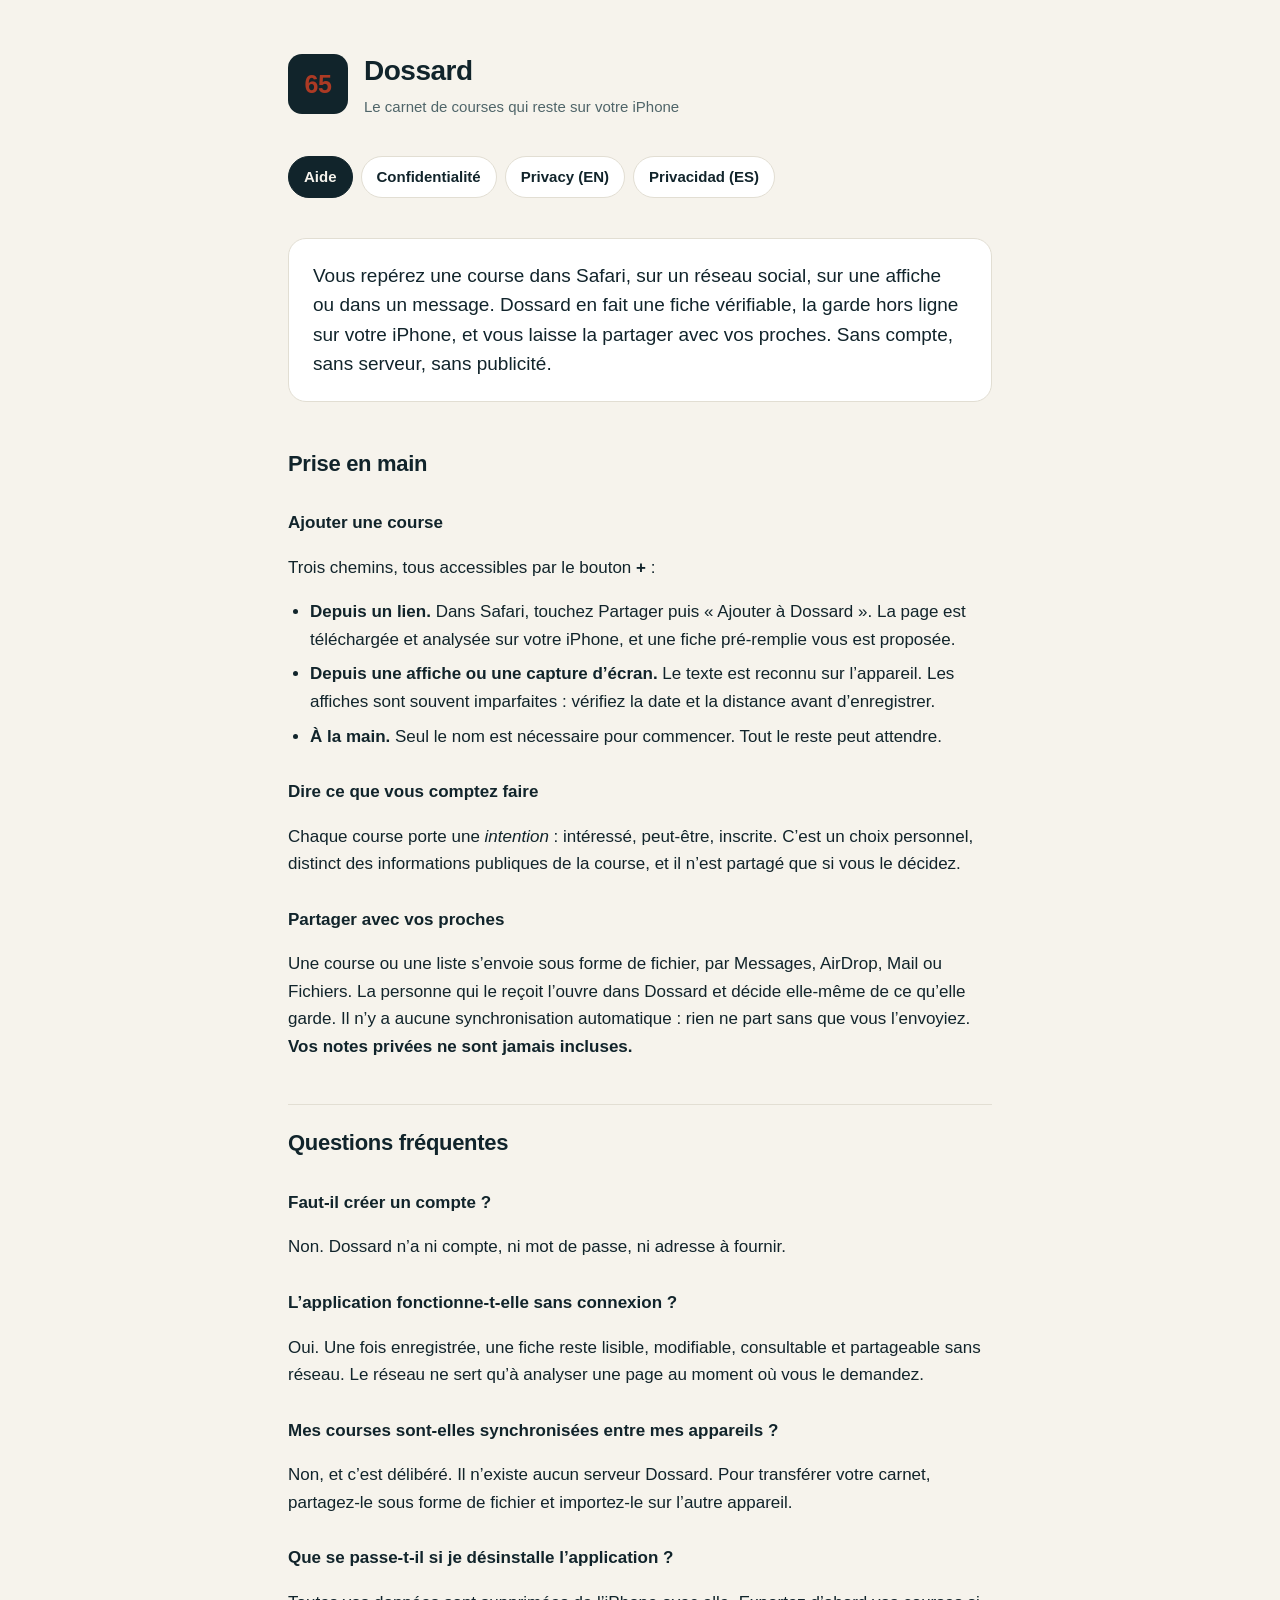
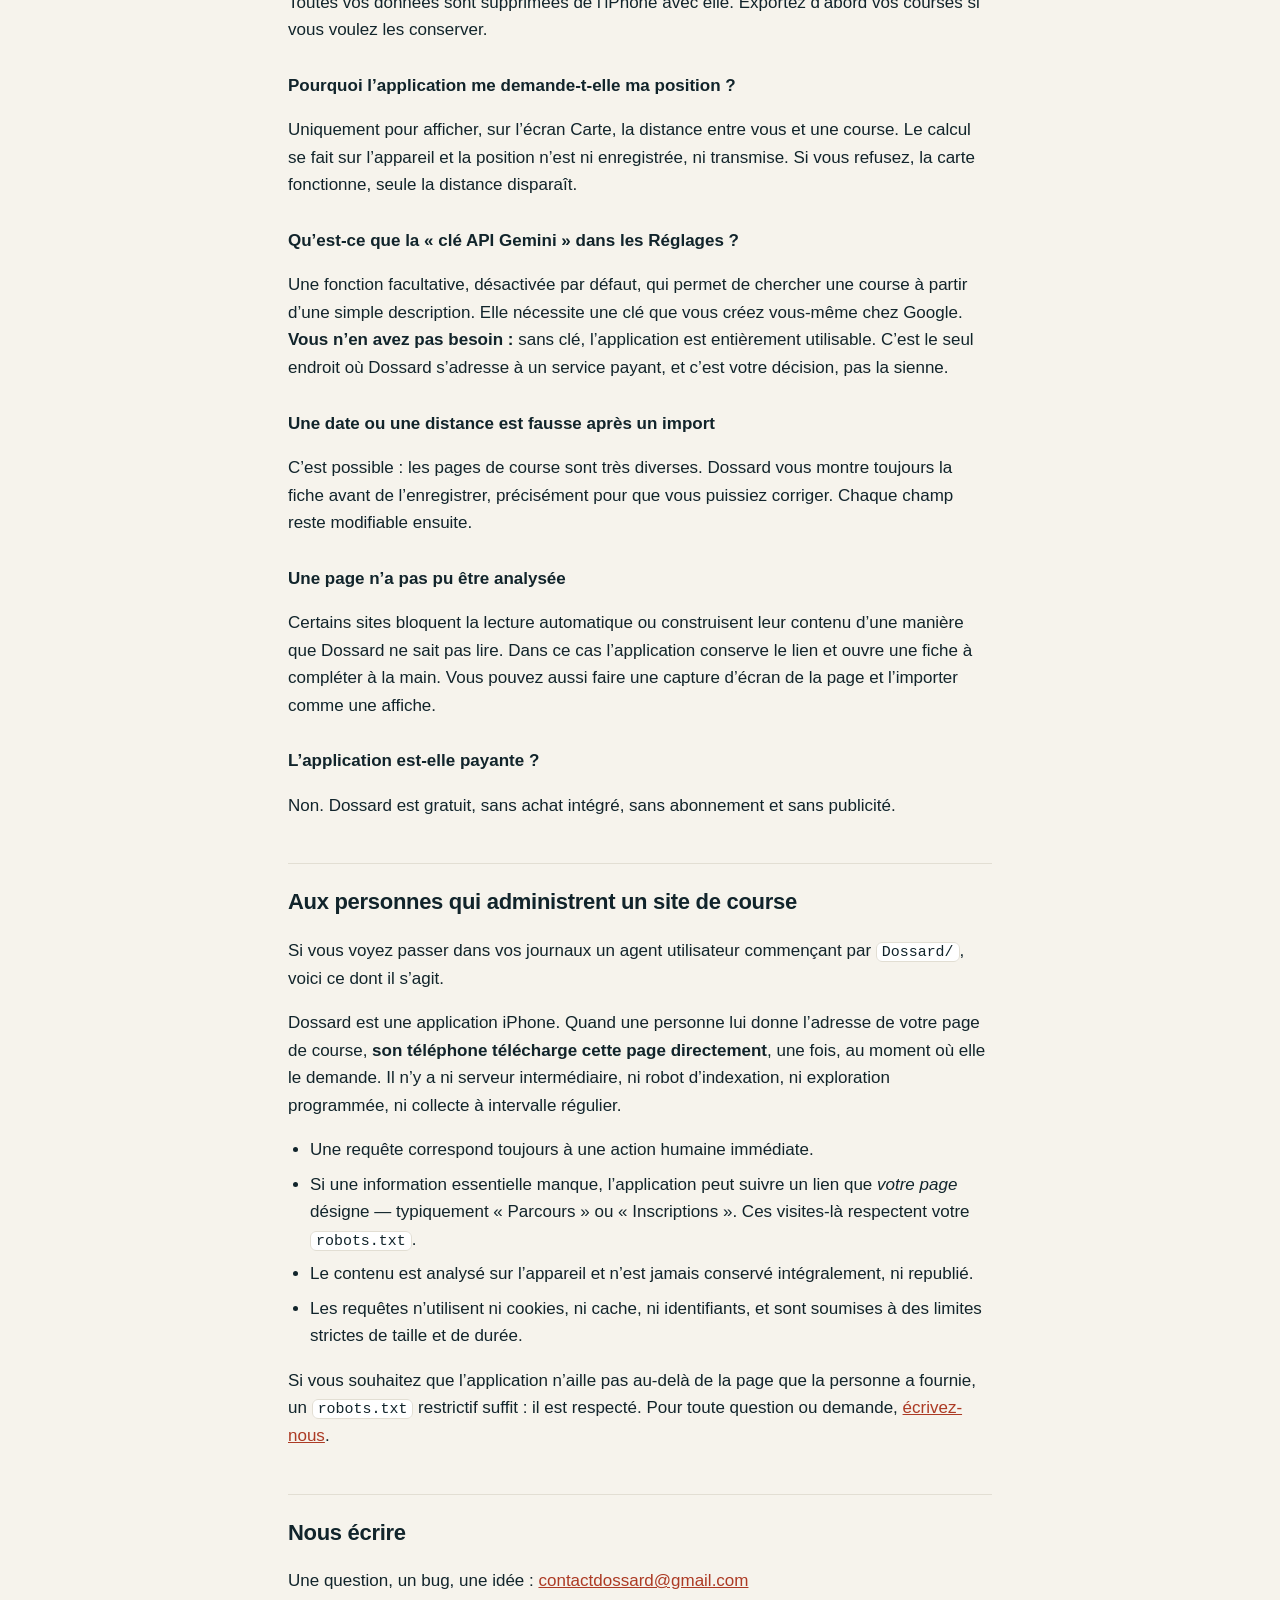
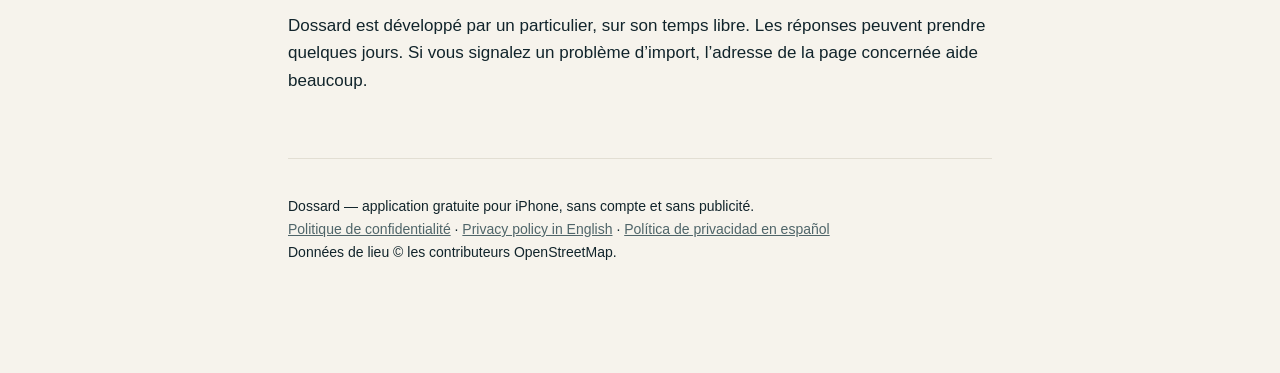
<file: index.html>
<!DOCTYPE html>
<html lang="fr">
<head>
<meta charset="utf-8">
<meta name="viewport" content="width=device-width, initial-scale=1">
<title>Dossard — aide et support</title>
<meta name="description" content="Aide, questions fréquentes et contact pour l’application iPhone Dossard, le carnet de courses qui reste sur votre téléphone.">
<link rel="stylesheet" href="style.css">
</head>
<body>
<div class="wrap">

<header>
  <div class="mark">65</div>
  <div>
    <h1>Dossard</h1>
    <p>Le carnet de courses qui reste sur votre iPhone</p>
  </div>
</header>

<nav>
  <a href="index.html" aria-current="page">Aide</a>
  <a href="confidentialite.html">Confidentialité</a>
  <a href="privacy.html">Privacy (EN)</a>
  <a href="privacidad.html">Privacidad (ES)</a>
</nav>

<p class="lede">Vous repérez une course dans Safari, sur un réseau social, sur
une affiche ou dans un message. Dossard en fait une fiche vérifiable, la garde
hors ligne sur votre iPhone, et vous laisse la partager avec vos proches. Sans
compte, sans serveur, sans publicité.</p>

<h2>Prise en main</h2>

<h3>Ajouter une course</h3>

<p>Trois chemins, tous accessibles par le bouton <strong>+</strong> :</p>

<ul>
  <li><strong>Depuis un lien.</strong> Dans Safari, touchez Partager puis
      « Ajouter à Dossard ». La page est téléchargée et analysée sur votre
      iPhone, et une fiche pré-remplie vous est proposée.</li>
  <li><strong>Depuis une affiche ou une capture d’écran.</strong> Le texte est
      reconnu sur l’appareil. Les affiches sont souvent imparfaites : vérifiez
      la date et la distance avant d’enregistrer.</li>
  <li><strong>À la main.</strong> Seul le nom est nécessaire pour commencer.
      Tout le reste peut attendre.</li>
</ul>

<h3>Dire ce que vous comptez faire</h3>

<p>Chaque course porte une <em>intention</em> : intéressé, peut-être, inscrite.
C’est un choix personnel, distinct des informations publiques de la course, et
il n’est partagé que si vous le décidez.</p>

<h3>Partager avec vos proches</h3>

<p>Une course ou une liste s’envoie sous forme de fichier, par Messages, AirDrop,
Mail ou Fichiers. La personne qui le reçoit l’ouvre dans Dossard et décide
elle-même de ce qu’elle garde. Il n’y a aucune synchronisation automatique :
rien ne part sans que vous l’envoyiez. <strong>Vos notes privées ne sont jamais
incluses.</strong></p>

<h2>Questions fréquentes</h2>

<h3>Faut-il créer un compte ?</h3>
<p>Non. Dossard n’a ni compte, ni mot de passe, ni adresse à fournir.</p>

<h3>L’application fonctionne-t-elle sans connexion ?</h3>
<p>Oui. Une fois enregistrée, une fiche reste lisible, modifiable, consultable et
partageable sans réseau. Le réseau ne sert qu’à analyser une page au moment où
vous le demandez.</p>

<h3>Mes courses sont-elles synchronisées entre mes appareils ?</h3>
<p>Non, et c’est délibéré. Il n’existe aucun serveur Dossard. Pour transférer
votre carnet, partagez-le sous forme de fichier et importez-le sur l’autre
appareil.</p>

<h3>Que se passe-t-il si je désinstalle l’application ?</h3>
<p>Toutes vos données sont supprimées de l’iPhone avec elle. Exportez d’abord vos
courses si vous voulez les conserver.</p>

<h3>Pourquoi l’application me demande-t-elle ma position ?</h3>
<p>Uniquement pour afficher, sur l’écran Carte, la distance entre vous et une
course. Le calcul se fait sur l’appareil et la position n’est ni enregistrée, ni
transmise. Si vous refusez, la carte fonctionne, seule la distance disparaît.</p>

<h3>Qu’est-ce que la « clé API Gemini » dans les Réglages ?</h3>
<p>Une fonction facultative, désactivée par défaut, qui permet de chercher une
course à partir d’une simple description. Elle nécessite une clé que vous créez
vous-même chez Google. <strong>Vous n’en avez pas besoin :</strong> sans clé,
l’application est entièrement utilisable. C’est le seul endroit où Dossard
s’adresse à un service payant, et c’est votre décision, pas la sienne.</p>

<h3>Une date ou une distance est fausse après un import</h3>
<p>C’est possible : les pages de course sont très diverses. Dossard vous montre
toujours la fiche avant de l’enregistrer, précisément pour que vous puissiez
corriger. Chaque champ reste modifiable ensuite.</p>

<h3>Une page n’a pas pu être analysée</h3>
<p>Certains sites bloquent la lecture automatique ou construisent leur contenu
d’une manière que Dossard ne sait pas lire. Dans ce cas l’application conserve le
lien et ouvre une fiche à compléter à la main. Vous pouvez aussi faire une
capture d’écran de la page et l’importer comme une affiche.</p>

<h3>L’application est-elle payante ?</h3>
<p>Non. Dossard est gratuit, sans achat intégré, sans abonnement et sans
publicité.</p>

<h2 id="robot">Aux personnes qui administrent un site de course</h2>

<p>Si vous voyez passer dans vos journaux un agent utilisateur commençant par
<code>Dossard/</code>, voici ce dont il s’agit.</p>

<p>Dossard est une application iPhone. Quand une personne lui donne l’adresse de
votre page de course, <strong>son téléphone télécharge cette page directement</strong>,
une fois, au moment où elle le demande. Il n’y a ni serveur intermédiaire, ni
robot d’indexation, ni exploration programmée, ni collecte à intervalle
régulier.</p>

<ul>
  <li>Une requête correspond toujours à une action humaine immédiate.</li>
  <li>Si une information essentielle manque, l’application peut suivre un lien
      que <em>votre page</em> désigne — typiquement « Parcours » ou
      « Inscriptions ». Ces visites-là respectent votre
      <code>robots.txt</code>.</li>
  <li>Le contenu est analysé sur l’appareil et n’est jamais conservé
      intégralement, ni republié.</li>
  <li>Les requêtes n’utilisent ni cookies, ni cache, ni identifiants, et sont
      soumises à des limites strictes de taille et de durée.</li>
</ul>

<p>Si vous souhaitez que l’application n’aille pas au-delà de la page que la
personne a fournie, un <code>robots.txt</code> restrictif suffit : il est
respecté. Pour toute question ou demande,
<a href="mailto:contactdossard@gmail.com">écrivez-nous</a>.</p>

<h2>Nous écrire</h2>

<p>Une question, un bug, une idée :
<a href="mailto:contactdossard@gmail.com">contactdossard@gmail.com</a></p>

<p>Dossard est développé par un particulier, sur son temps libre. Les réponses
peuvent prendre quelques jours. Si vous signalez un problème d’import, l’adresse
de la page concernée aide beaucoup.</p>

<footer>
  <p>Dossard — application gratuite pour iPhone, sans compte et sans publicité.<br>
  <a href="confidentialite.html">Politique de confidentialité</a> ·
  <a href="privacy.html">Privacy policy in English</a> ·
  <a href="privacidad.html">Política de privacidad en español</a><br>
  Données de lieu © les contributeurs OpenStreetMap.</p>
</footer>

</div>
</body>
</html>
</file>
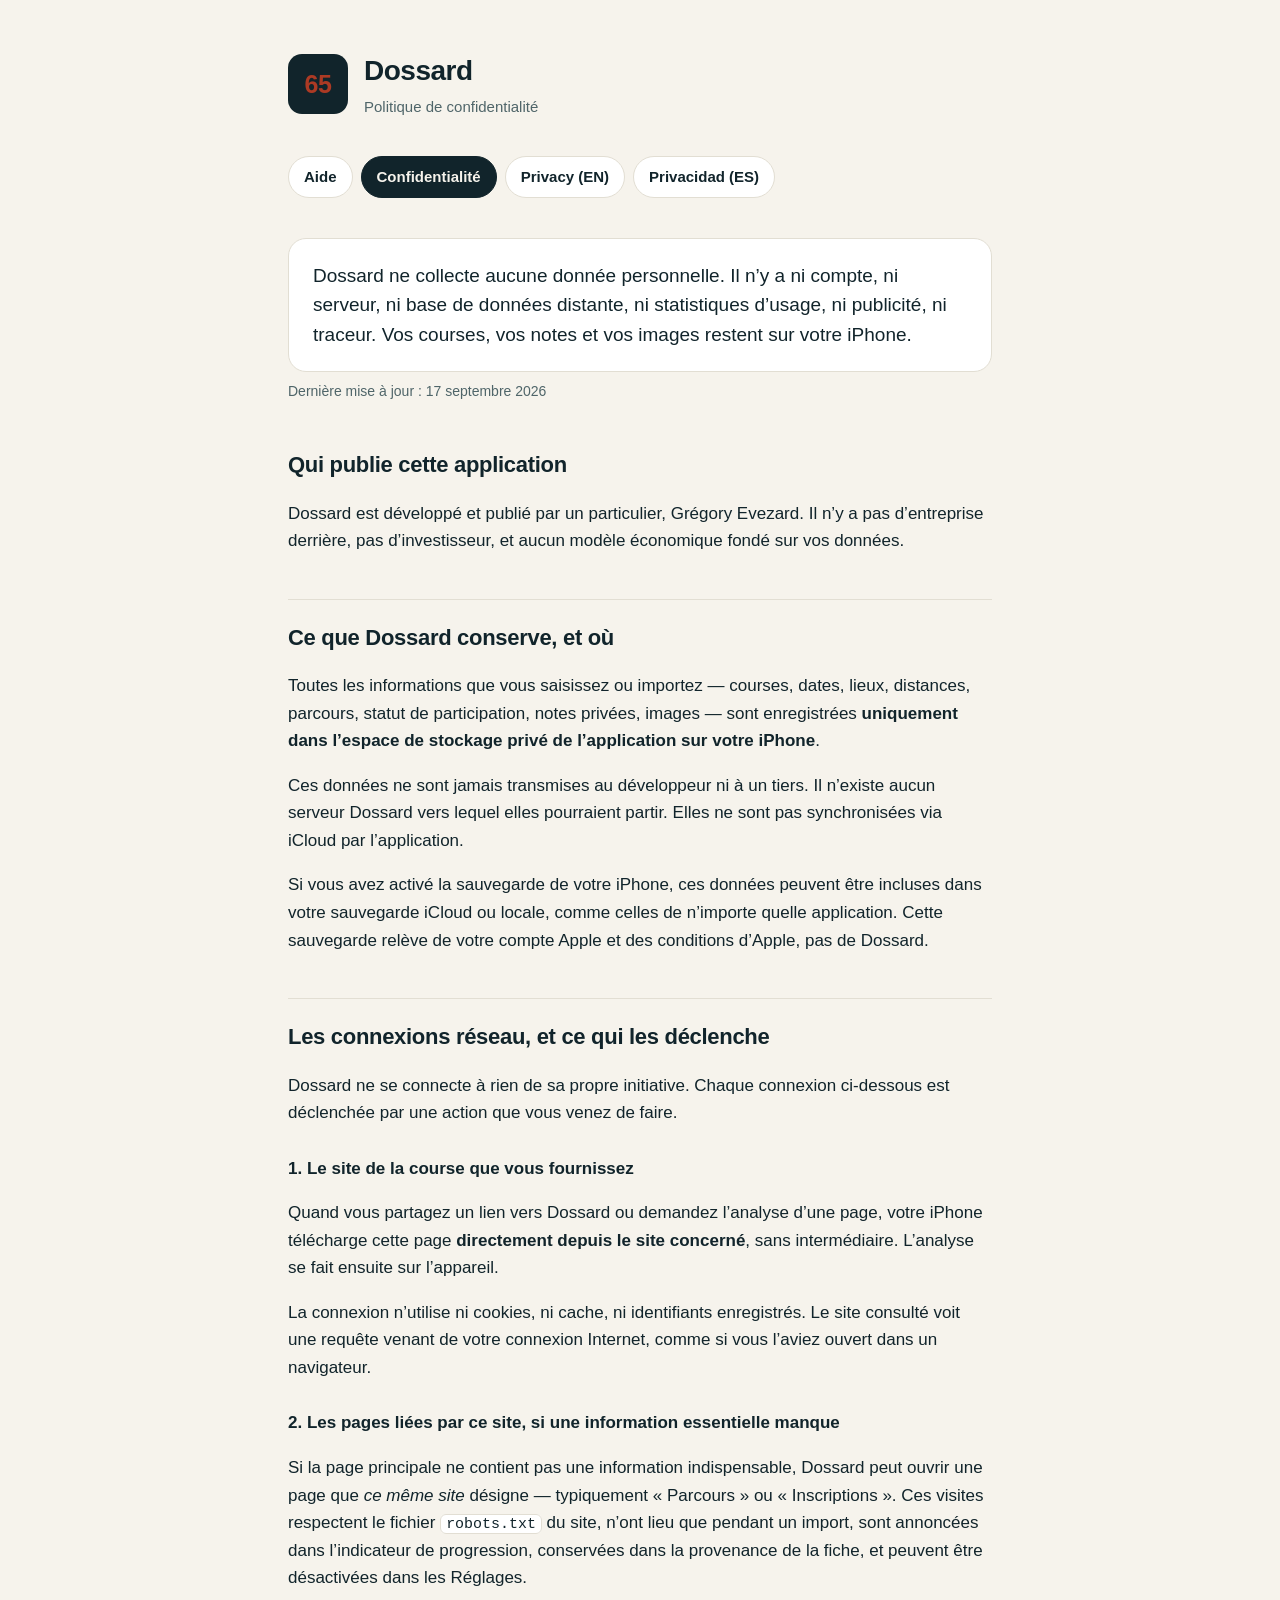
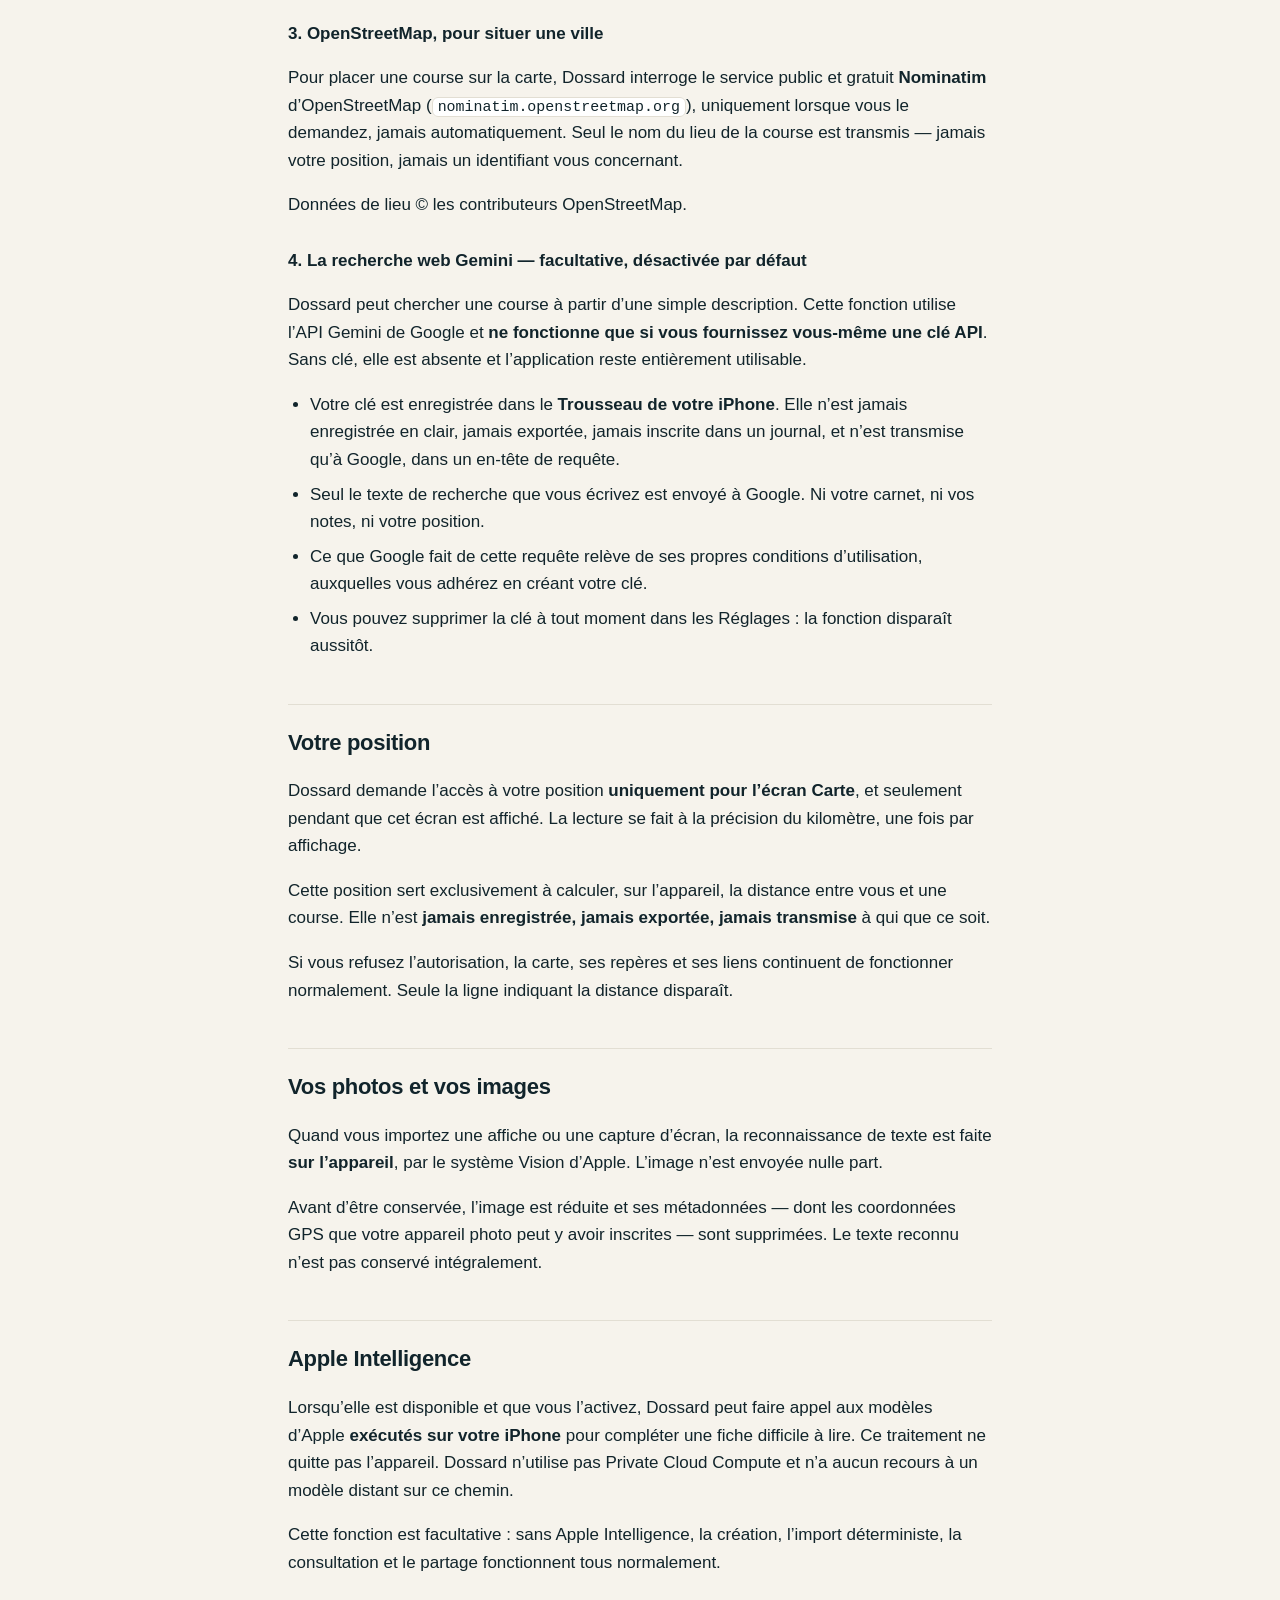
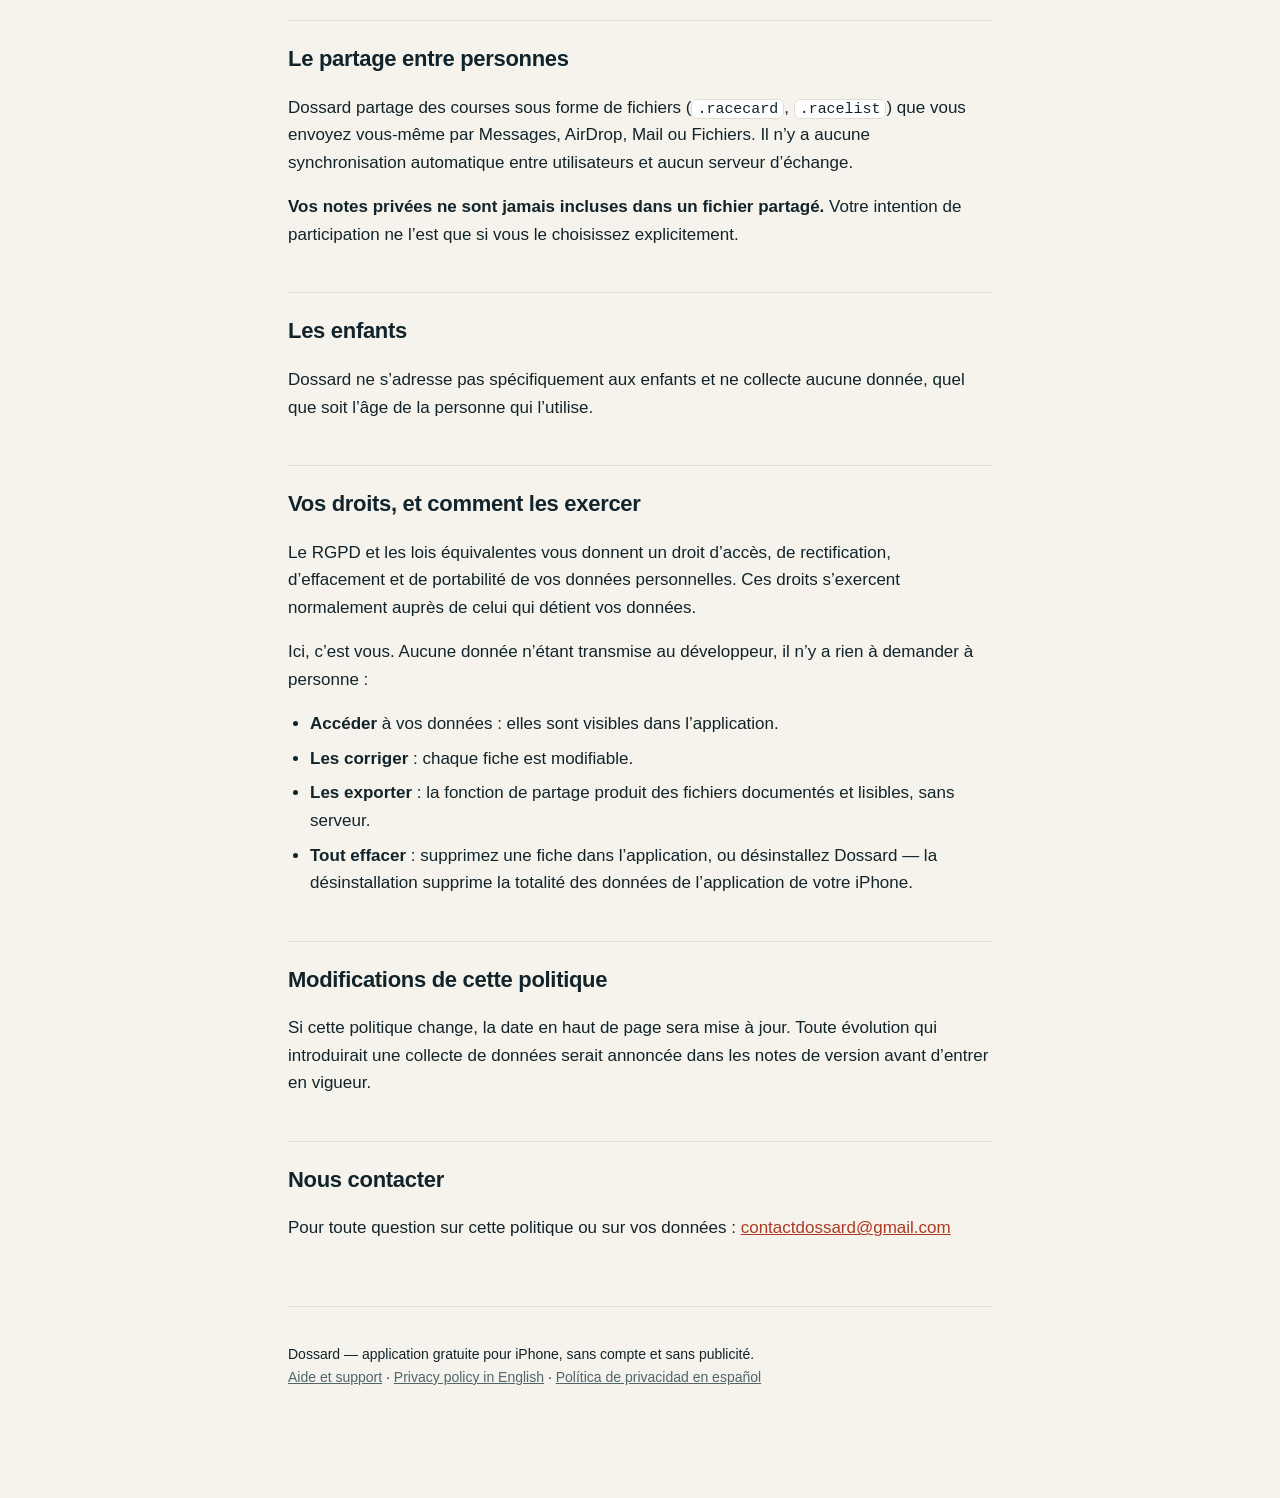
<file: confidentialite.html>
<!DOCTYPE html>
<html lang="fr">
<head>
<meta charset="utf-8">
<meta name="viewport" content="width=device-width, initial-scale=1">
<title>Politique de confidentialité — Dossard</title>
<meta name="description" content="Dossard ne collecte aucune donnée. Tout reste sur votre iPhone.">
<link rel="stylesheet" href="style.css">
</head>
<body>
<div class="wrap">

<header>
  <div class="mark">65</div>
  <div>
    <h1>Dossard</h1>
    <p>Politique de confidentialité</p>
  </div>
</header>

<nav>
  <a href="index.html">Aide</a>
  <a href="confidentialite.html" aria-current="page">Confidentialité</a>
  <a href="privacy.html">Privacy (EN)</a>
  <a href="privacidad.html">Privacidad (ES)</a>
</nav>

<p class="lede">Dossard ne collecte aucune donnée personnelle. Il n’y a ni compte,
ni serveur, ni base de données distante, ni statistiques d’usage, ni publicité,
ni traceur. Vos courses, vos notes et vos images restent sur votre iPhone.</p>
<p class="date">Dernière mise à jour : 17 septembre 2026</p>

<h2>Qui publie cette application</h2>

<p>Dossard est développé et publié par un particulier, Grégory Evezard. Il n’y a
pas d’entreprise derrière, pas d’investisseur, et aucun modèle économique fondé
sur vos données.</p>

<h2>Ce que Dossard conserve, et où</h2>

<p>Toutes les informations que vous saisissez ou importez — courses, dates,
lieux, distances, parcours, statut de participation, notes privées, images —
sont enregistrées <strong>uniquement dans l’espace de stockage privé de
l’application sur votre iPhone</strong>.</p>

<p>Ces données ne sont jamais transmises au développeur ni à un tiers. Il
n’existe aucun serveur Dossard vers lequel elles pourraient partir. Elles ne
sont pas synchronisées via iCloud par l’application.</p>

<p>Si vous avez activé la sauvegarde de votre iPhone, ces données peuvent être
incluses dans votre sauvegarde iCloud ou locale, comme celles de n’importe
quelle application. Cette sauvegarde relève de votre compte Apple et des
conditions d’Apple, pas de Dossard.</p>

<h2>Les connexions réseau, et ce qui les déclenche</h2>

<p>Dossard ne se connecte à rien de sa propre initiative. Chaque connexion
ci-dessous est déclenchée par une action que vous venez de faire.</p>

<h3>1. Le site de la course que vous fournissez</h3>

<p>Quand vous partagez un lien vers Dossard ou demandez l’analyse d’une page,
votre iPhone télécharge cette page <strong>directement depuis le site
concerné</strong>, sans intermédiaire. L’analyse se fait ensuite sur
l’appareil.</p>

<p>La connexion n’utilise ni cookies, ni cache, ni identifiants enregistrés. Le
site consulté voit une requête venant de votre connexion Internet, comme si vous
l’aviez ouvert dans un navigateur.</p>

<h3>2. Les pages liées par ce site, si une information essentielle manque</h3>

<p>Si la page principale ne contient pas une information indispensable, Dossard
peut ouvrir une page que <em>ce même site</em> désigne — typiquement « Parcours »
ou « Inscriptions ». Ces visites respectent le fichier <code>robots.txt</code>
du site, n’ont lieu que pendant un import, sont annoncées dans l’indicateur de
progression, conservées dans la provenance de la fiche, et peuvent être
désactivées dans les Réglages.</p>

<h3>3. OpenStreetMap, pour situer une ville</h3>

<p>Pour placer une course sur la carte, Dossard interroge le service public et
gratuit <strong>Nominatim</strong> d’OpenStreetMap
(<code>nominatim.openstreetmap.org</code>), uniquement lorsque vous le demandez,
jamais automatiquement. Seul le nom du lieu de la course est transmis — jamais
votre position, jamais un identifiant vous concernant.</p>

<p>Données de lieu © les contributeurs OpenStreetMap.</p>

<h3>4. La recherche web Gemini — facultative, désactivée par défaut</h3>

<p>Dossard peut chercher une course à partir d’une simple description. Cette
fonction utilise l’API Gemini de Google et <strong>ne fonctionne que si vous
fournissez vous-même une clé API</strong>. Sans clé, elle est absente et
l’application reste entièrement utilisable.</p>

<ul>
  <li>Votre clé est enregistrée dans le <strong>Trousseau de votre iPhone</strong>.
      Elle n’est jamais enregistrée en clair, jamais exportée, jamais inscrite
      dans un journal, et n’est transmise qu’à Google, dans un en-tête de
      requête.</li>
  <li>Seul le texte de recherche que vous écrivez est envoyé à Google. Ni votre
      carnet, ni vos notes, ni votre position.</li>
  <li>Ce que Google fait de cette requête relève de ses propres conditions
      d’utilisation, auxquelles vous adhérez en créant votre clé.</li>
  <li>Vous pouvez supprimer la clé à tout moment dans les Réglages : la fonction
      disparaît aussitôt.</li>
</ul>

<h2>Votre position</h2>

<p>Dossard demande l’accès à votre position <strong>uniquement pour l’écran
Carte</strong>, et seulement pendant que cet écran est affiché. La lecture se
fait à la précision du kilomètre, une fois par affichage.</p>

<p>Cette position sert exclusivement à calculer, sur l’appareil, la distance
entre vous et une course. Elle n’est <strong>jamais enregistrée, jamais
exportée, jamais transmise</strong> à qui que ce soit.</p>

<p>Si vous refusez l’autorisation, la carte, ses repères et ses liens
continuent de fonctionner normalement. Seule la ligne indiquant la distance
disparaît.</p>

<h2>Vos photos et vos images</h2>

<p>Quand vous importez une affiche ou une capture d’écran, la reconnaissance de
texte est faite <strong>sur l’appareil</strong>, par le système Vision d’Apple.
L’image n’est envoyée nulle part.</p>

<p>Avant d’être conservée, l’image est réduite et ses métadonnées — dont les
coordonnées GPS que votre appareil photo peut y avoir inscrites — sont
supprimées. Le texte reconnu n’est pas conservé intégralement.</p>

<h2>Apple Intelligence</h2>

<p>Lorsqu’elle est disponible et que vous l’activez, Dossard peut faire appel
aux modèles d’Apple <strong>exécutés sur votre iPhone</strong> pour compléter
une fiche difficile à lire. Ce traitement ne quitte pas l’appareil. Dossard
n’utilise pas Private Cloud Compute et n’a aucun recours à un modèle distant sur
ce chemin.</p>

<p>Cette fonction est facultative : sans Apple Intelligence, la création, l’import
déterministe, la consultation et le partage fonctionnent tous normalement.</p>

<h2>Le partage entre personnes</h2>

<p>Dossard partage des courses sous forme de fichiers
(<code>.racecard</code>, <code>.racelist</code>) que vous envoyez vous-même par
Messages, AirDrop, Mail ou Fichiers. Il n’y a aucune synchronisation automatique
entre utilisateurs et aucun serveur d’échange.</p>

<p><strong>Vos notes privées ne sont jamais incluses dans un fichier
partagé.</strong> Votre intention de participation ne l’est que si vous le
choisissez explicitement.</p>

<h2>Les enfants</h2>

<p>Dossard ne s’adresse pas spécifiquement aux enfants et ne collecte aucune
donnée, quel que soit l’âge de la personne qui l’utilise.</p>

<h2>Vos droits, et comment les exercer</h2>

<p>Le RGPD et les lois équivalentes vous donnent un droit d’accès, de
rectification, d’effacement et de portabilité de vos données personnelles. Ces
droits s’exercent normalement auprès de celui qui détient vos données.</p>

<p>Ici, c’est vous. Aucune donnée n’étant transmise au développeur, il n’y a rien
à demander à personne :</p>

<ul>
  <li><strong>Accéder</strong> à vos données : elles sont visibles dans
      l’application.</li>
  <li><strong>Les corriger</strong> : chaque fiche est modifiable.</li>
  <li><strong>Les exporter</strong> : la fonction de partage produit des fichiers
      documentés et lisibles, sans serveur.</li>
  <li><strong>Tout effacer</strong> : supprimez une fiche dans l’application, ou
      désinstallez Dossard — la désinstallation supprime la totalité des données
      de l’application de votre iPhone.</li>
</ul>

<h2>Modifications de cette politique</h2>

<p>Si cette politique change, la date en haut de page sera mise à jour. Toute
évolution qui introduirait une collecte de données serait annoncée dans les
notes de version avant d’entrer en vigueur.</p>

<h2>Nous contacter</h2>

<p>Pour toute question sur cette politique ou sur vos données :
<a href="mailto:contactdossard@gmail.com">contactdossard@gmail.com</a></p>

<footer>
  <p>Dossard — application gratuite pour iPhone, sans compte et sans publicité.<br>
  <a href="index.html">Aide et support</a> ·
  <a href="privacy.html">Privacy policy in English</a> ·
  <a href="privacidad.html">Política de privacidad en español</a></p>
</footer>

</div>
</body>
</html>
</file>
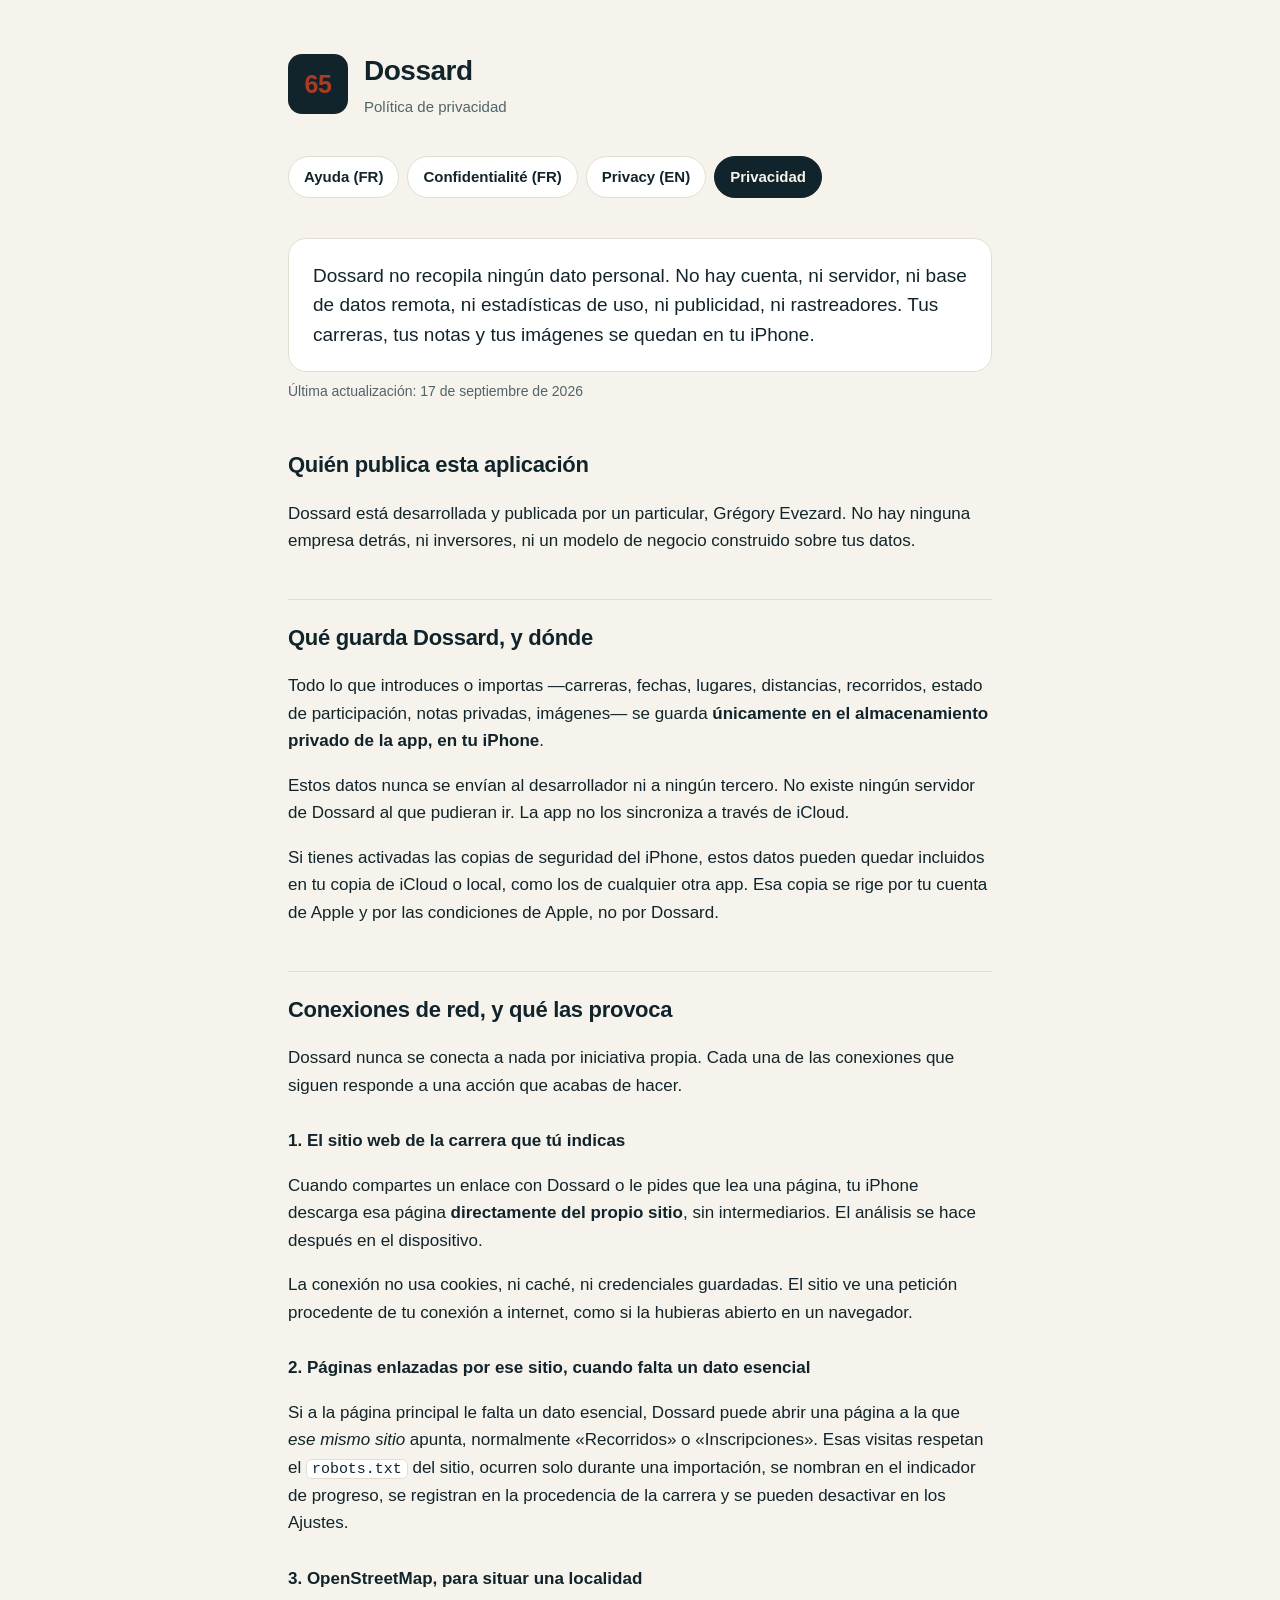
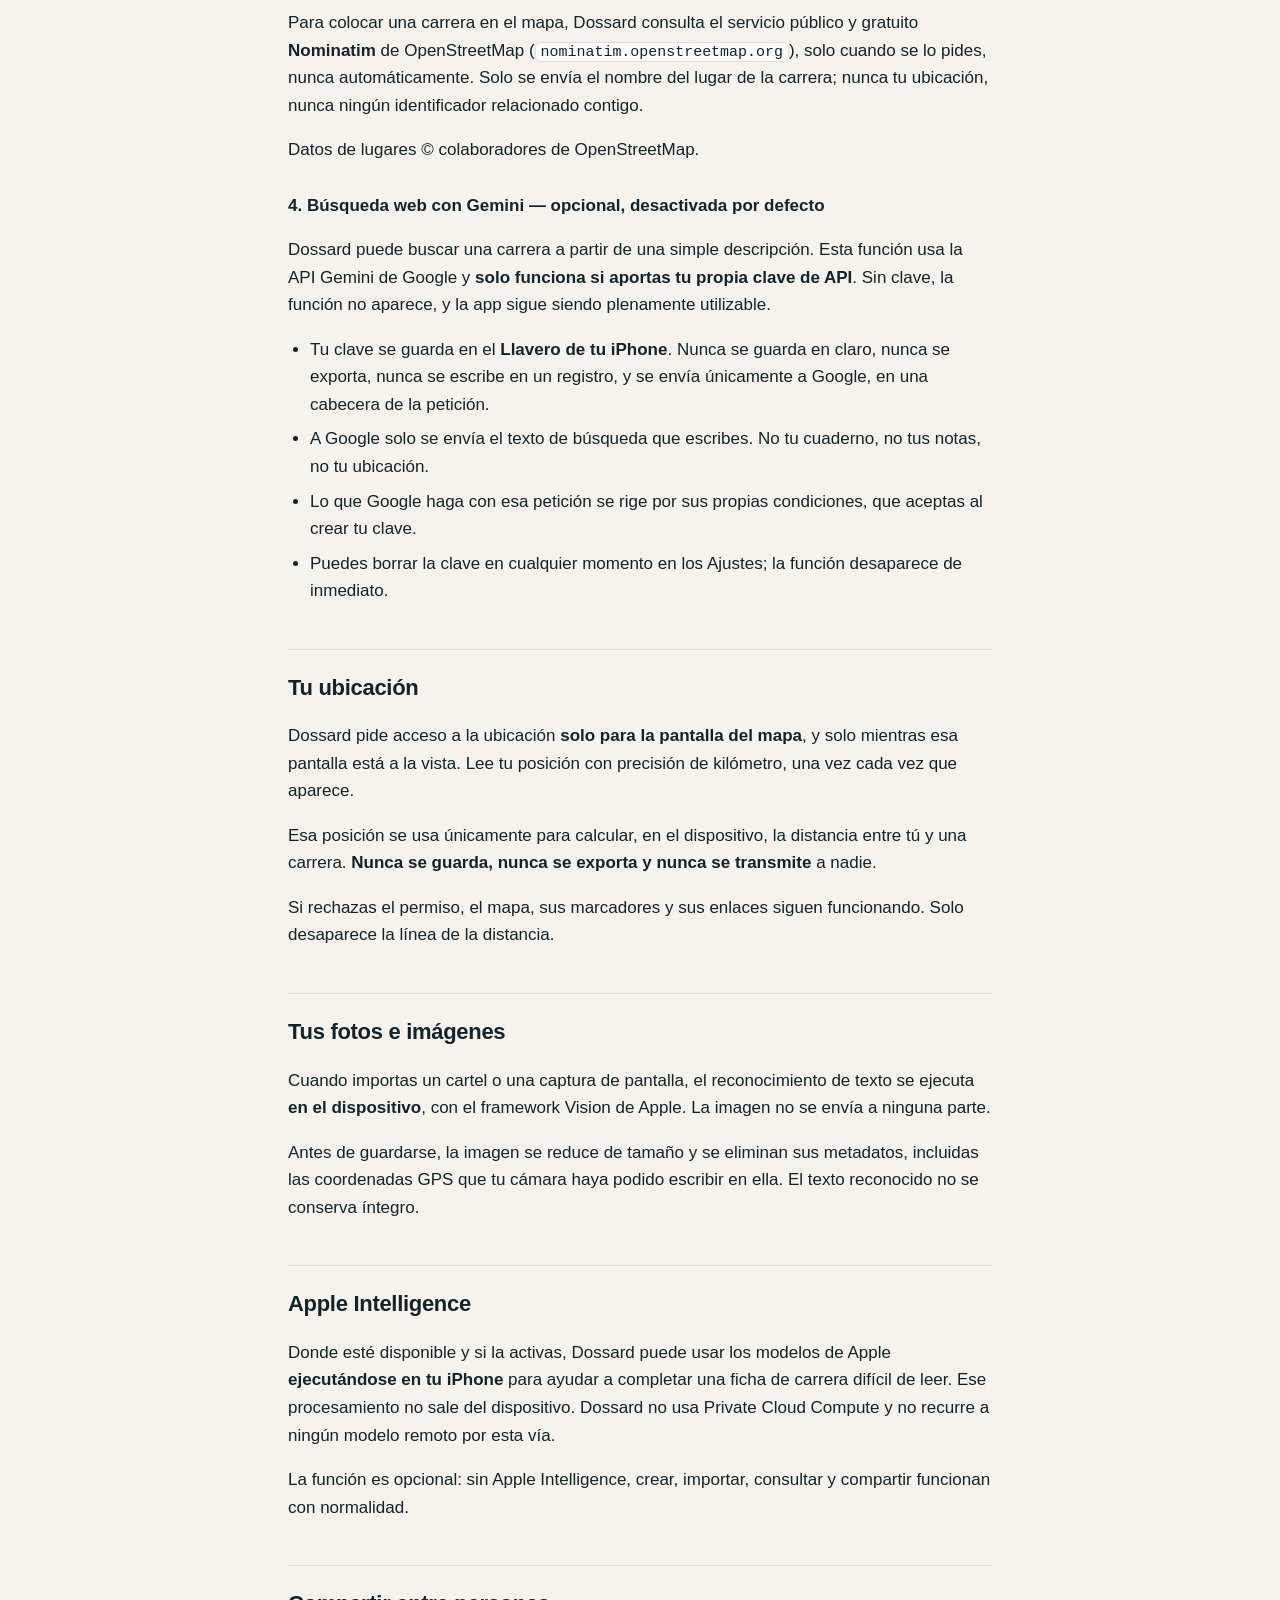
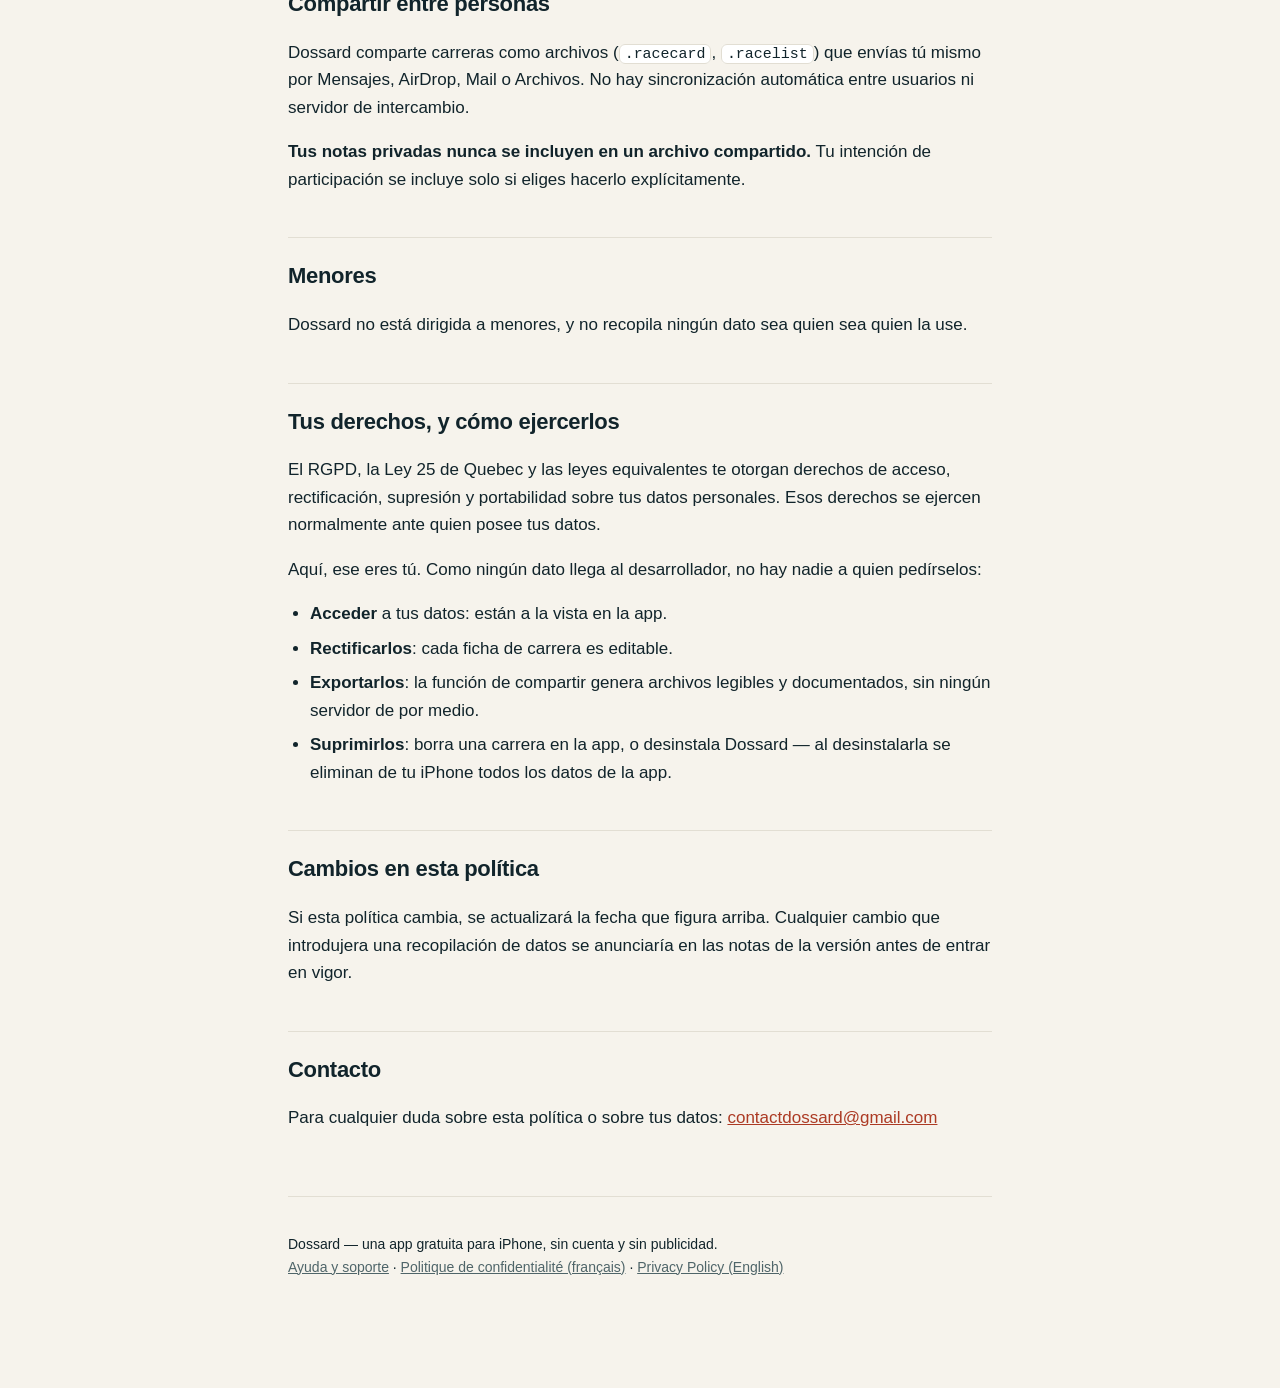
<file: privacidad.html>
<!DOCTYPE html>
<html lang="es">
<head>
<meta charset="utf-8">
<meta name="viewport" content="width=device-width, initial-scale=1">
<title>Política de privacidad — Dossard</title>
<meta name="description" content="Dossard no recopila ningún dato. Todo se queda en tu iPhone.">
<link rel="stylesheet" href="style.css">
</head>
<body>
<div class="wrap">

<header>
  <div class="mark">65</div>
  <div>
    <h1>Dossard</h1>
    <p>Política de privacidad</p>
  </div>
</header>

<nav>
  <a href="index.html">Ayuda (FR)</a>
  <a href="confidentialite.html">Confidentialité (FR)</a>
  <a href="privacy.html">Privacy (EN)</a>
  <a href="privacidad.html" aria-current="page">Privacidad</a>
</nav>

<p class="lede">Dossard no recopila ningún dato personal. No hay cuenta, ni
servidor, ni base de datos remota, ni estadísticas de uso, ni publicidad, ni
rastreadores. Tus carreras, tus notas y tus imágenes se quedan en tu iPhone.</p>
<p class="date">Última actualización: 17 de septiembre de 2026</p>

<h2>Quién publica esta aplicación</h2>

<p>Dossard está desarrollada y publicada por un particular, Grégory Evezard. No
hay ninguna empresa detrás, ni inversores, ni un modelo de negocio construido
sobre tus datos.</p>

<h2>Qué guarda Dossard, y dónde</h2>

<p>Todo lo que introduces o importas —carreras, fechas, lugares, distancias,
recorridos, estado de participación, notas privadas, imágenes— se guarda
<strong>únicamente en el almacenamiento privado de la app, en tu iPhone</strong>.</p>

<p>Estos datos nunca se envían al desarrollador ni a ningún tercero. No existe
ningún servidor de Dossard al que pudieran ir. La app no los sincroniza a través
de iCloud.</p>

<p>Si tienes activadas las copias de seguridad del iPhone, estos datos pueden
quedar incluidos en tu copia de iCloud o local, como los de cualquier otra app.
Esa copia se rige por tu cuenta de Apple y por las condiciones de Apple, no por
Dossard.</p>

<h2>Conexiones de red, y qué las provoca</h2>

<p>Dossard nunca se conecta a nada por iniciativa propia. Cada una de las
conexiones que siguen responde a una acción que acabas de hacer.</p>

<h3>1. El sitio web de la carrera que tú indicas</h3>

<p>Cuando compartes un enlace con Dossard o le pides que lea una página, tu
iPhone descarga esa página <strong>directamente del propio sitio</strong>, sin
intermediarios. El análisis se hace después en el dispositivo.</p>

<p>La conexión no usa cookies, ni caché, ni credenciales guardadas. El sitio ve
una petición procedente de tu conexión a internet, como si la hubieras abierto
en un navegador.</p>

<h3>2. Páginas enlazadas por ese sitio, cuando falta un dato esencial</h3>

<p>Si a la página principal le falta un dato esencial, Dossard puede abrir una
página a la que <em>ese mismo sitio</em> apunta, normalmente «Recorridos» o
«Inscripciones». Esas visitas respetan el <code>robots.txt</code> del sitio,
ocurren solo durante una importación, se nombran en el indicador de progreso, se
registran en la procedencia de la carrera y se pueden desactivar en los Ajustes.</p>

<h3>3. OpenStreetMap, para situar una localidad</h3>

<p>Para colocar una carrera en el mapa, Dossard consulta el servicio público y
gratuito <strong>Nominatim</strong> de OpenStreetMap
(<code>nominatim.openstreetmap.org</code>), solo cuando se lo pides, nunca
automáticamente. Solo se envía el nombre del lugar de la carrera; nunca tu
ubicación, nunca ningún identificador relacionado contigo.</p>

<p>Datos de lugares © colaboradores de OpenStreetMap.</p>

<h3>4. Búsqueda web con Gemini — opcional, desactivada por defecto</h3>

<p>Dossard puede buscar una carrera a partir de una simple descripción. Esta
función usa la API Gemini de Google y <strong>solo funciona si aportas tu propia
clave de API</strong>. Sin clave, la función no aparece, y la app sigue siendo
plenamente utilizable.</p>

<ul>
  <li>Tu clave se guarda en el <strong>Llavero de tu iPhone</strong>. Nunca se
      guarda en claro, nunca se exporta, nunca se escribe en un registro, y se
      envía únicamente a Google, en una cabecera de la petición.</li>
  <li>A Google solo se envía el texto de búsqueda que escribes. No tu cuaderno,
      no tus notas, no tu ubicación.</li>
  <li>Lo que Google haga con esa petición se rige por sus propias condiciones,
      que aceptas al crear tu clave.</li>
  <li>Puedes borrar la clave en cualquier momento en los Ajustes; la función
      desaparece de inmediato.</li>
</ul>

<h2>Tu ubicación</h2>

<p>Dossard pide acceso a la ubicación <strong>solo para la pantalla del
mapa</strong>, y solo mientras esa pantalla está a la vista. Lee tu posición con
precisión de kilómetro, una vez cada vez que aparece.</p>

<p>Esa posición se usa únicamente para calcular, en el dispositivo, la distancia
entre tú y una carrera. <strong>Nunca se guarda, nunca se exporta y nunca se
transmite</strong> a nadie.</p>

<p>Si rechazas el permiso, el mapa, sus marcadores y sus enlaces siguen
funcionando. Solo desaparece la línea de la distancia.</p>

<h2>Tus fotos e imágenes</h2>

<p>Cuando importas un cartel o una captura de pantalla, el reconocimiento de
texto se ejecuta <strong>en el dispositivo</strong>, con el framework Vision de
Apple. La imagen no se envía a ninguna parte.</p>

<p>Antes de guardarse, la imagen se reduce de tamaño y se eliminan sus
metadatos, incluidas las coordenadas GPS que tu cámara haya podido escribir en
ella. El texto reconocido no se conserva íntegro.</p>

<h2>Apple Intelligence</h2>

<p>Donde esté disponible y si la activas, Dossard puede usar los modelos de
Apple <strong>ejecutándose en tu iPhone</strong> para ayudar a completar una
ficha de carrera difícil de leer. Ese procesamiento no sale del dispositivo.
Dossard no usa Private Cloud Compute y no recurre a ningún modelo remoto por
esta vía.</p>

<p>La función es opcional: sin Apple Intelligence, crear, importar, consultar y
compartir funcionan con normalidad.</p>

<h2>Compartir entre personas</h2>

<p>Dossard comparte carreras como archivos (<code>.racecard</code>,
<code>.racelist</code>) que envías tú mismo por Mensajes, AirDrop, Mail o
Archivos. No hay sincronización automática entre usuarios ni servidor de
intercambio.</p>

<p><strong>Tus notas privadas nunca se incluyen en un archivo compartido.</strong>
Tu intención de participación se incluye solo si eliges hacerlo
explícitamente.</p>

<h2>Menores</h2>

<p>Dossard no está dirigida a menores, y no recopila ningún dato sea quien sea
quien la use.</p>

<h2>Tus derechos, y cómo ejercerlos</h2>

<p>El RGPD, la Ley 25 de Quebec y las leyes equivalentes te otorgan derechos de
acceso, rectificación, supresión y portabilidad sobre tus datos personales. Esos
derechos se ejercen normalmente ante quien posee tus datos.</p>

<p>Aquí, ese eres tú. Como ningún dato llega al desarrollador, no hay nadie a
quien pedírselos:</p>

<ul>
  <li><strong>Acceder</strong> a tus datos: están a la vista en la app.</li>
  <li><strong>Rectificarlos</strong>: cada ficha de carrera es editable.</li>
  <li><strong>Exportarlos</strong>: la función de compartir genera archivos
      legibles y documentados, sin ningún servidor de por medio.</li>
  <li><strong>Suprimirlos</strong>: borra una carrera en la app, o desinstala
      Dossard — al desinstalarla se eliminan de tu iPhone todos los datos de la
      app.</li>
</ul>

<h2>Cambios en esta política</h2>

<p>Si esta política cambia, se actualizará la fecha que figura arriba. Cualquier
cambio que introdujera una recopilación de datos se anunciaría en las notas de
la versión antes de entrar en vigor.</p>

<h2>Contacto</h2>

<p>Para cualquier duda sobre esta política o sobre tus datos:
<a href="mailto:contactdossard@gmail.com">contactdossard@gmail.com</a></p>

<footer>
  <p>Dossard — una app gratuita para iPhone, sin cuenta y sin publicidad.<br>
  <a href="index.html">Ayuda y soporte</a> ·
  <a href="confidentialite.html">Politique de confidentialité (français)</a> ·
  <a href="privacy.html">Privacy Policy (English)</a></p>
</footer>

</div>
</body>
</html>
</file>
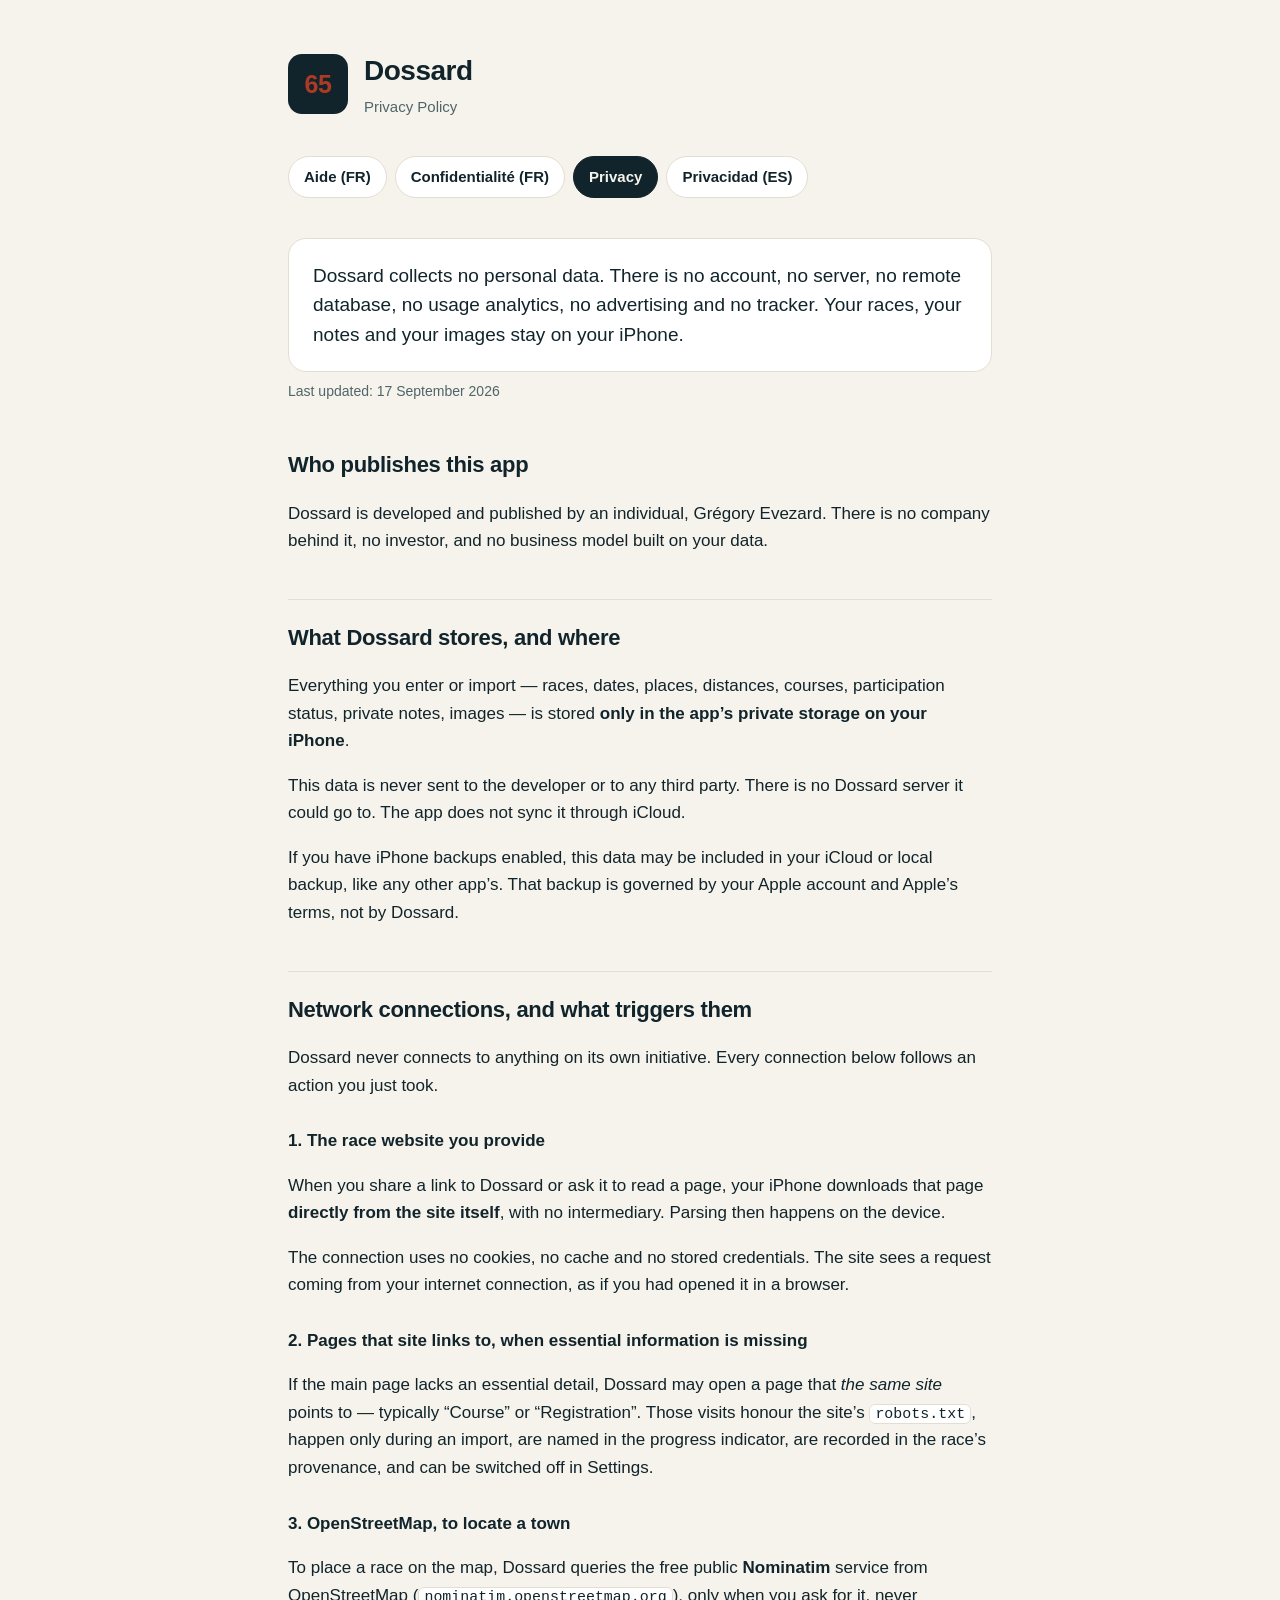
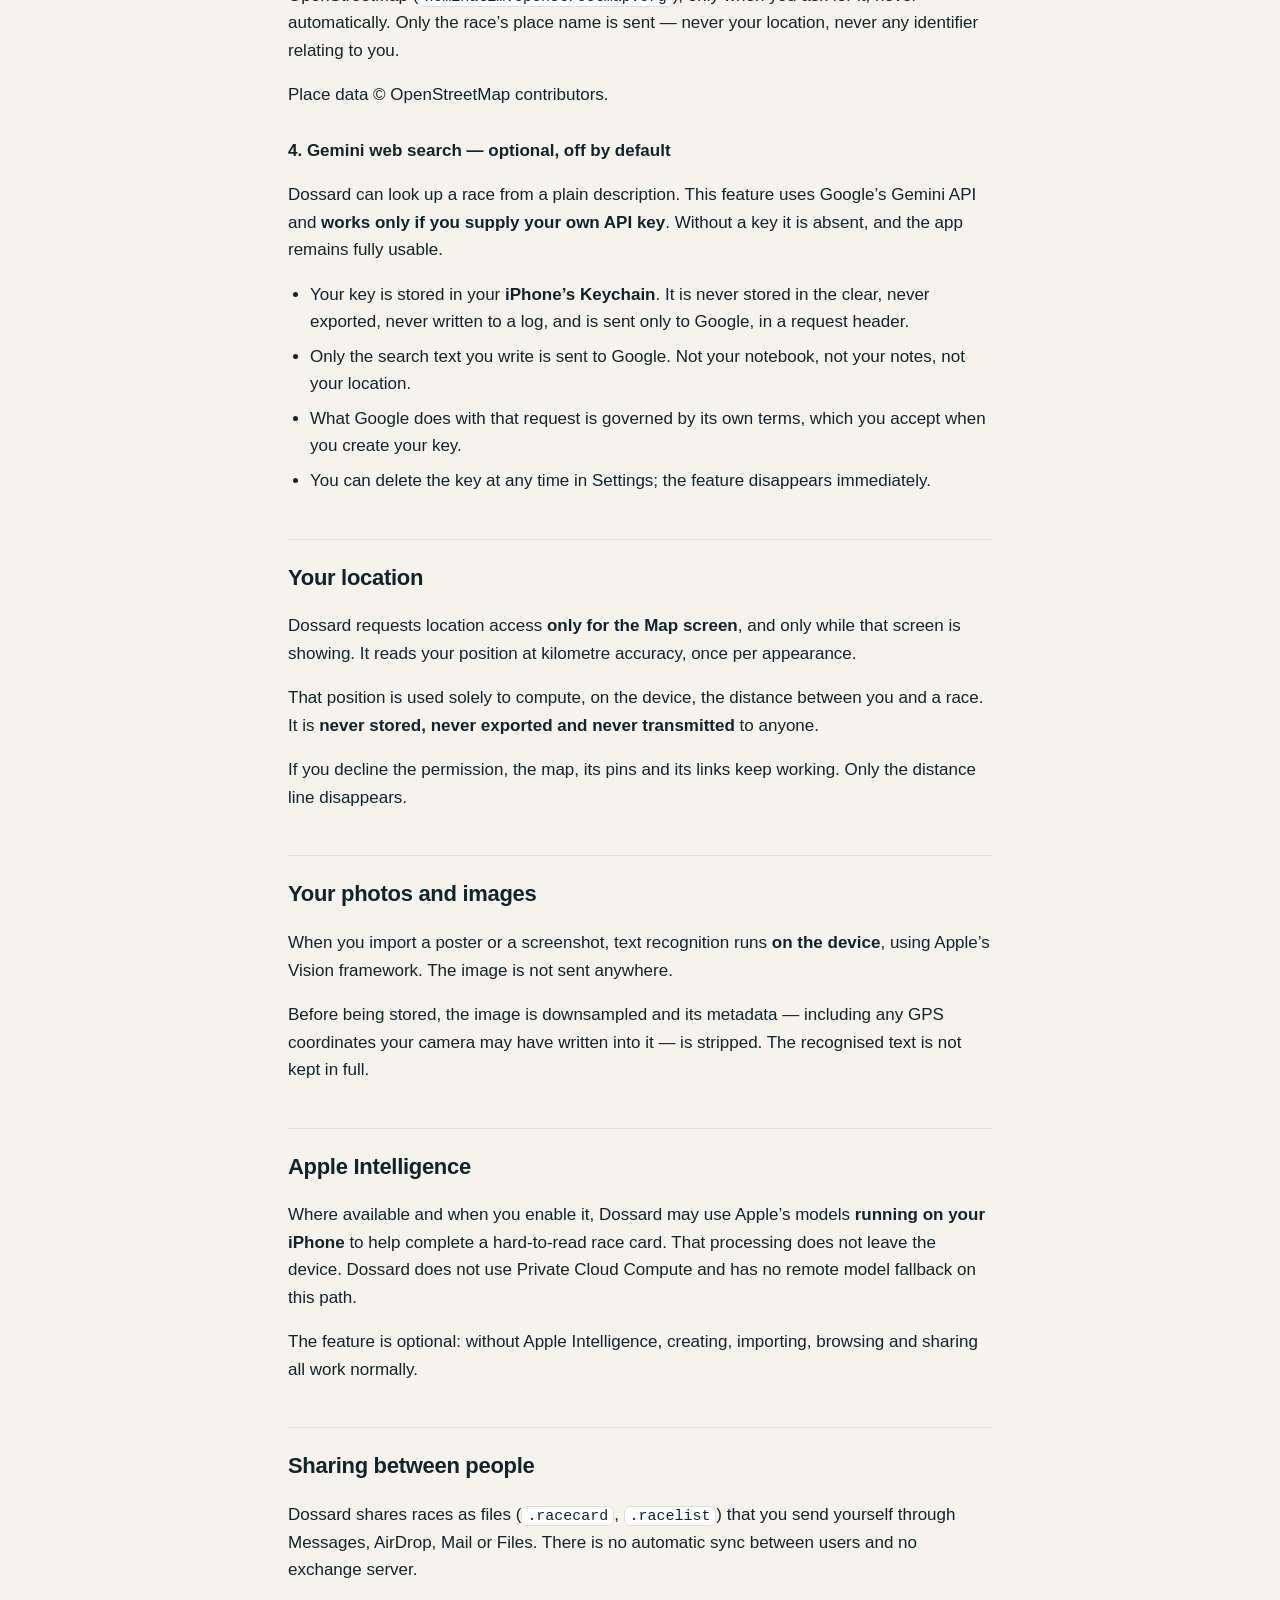
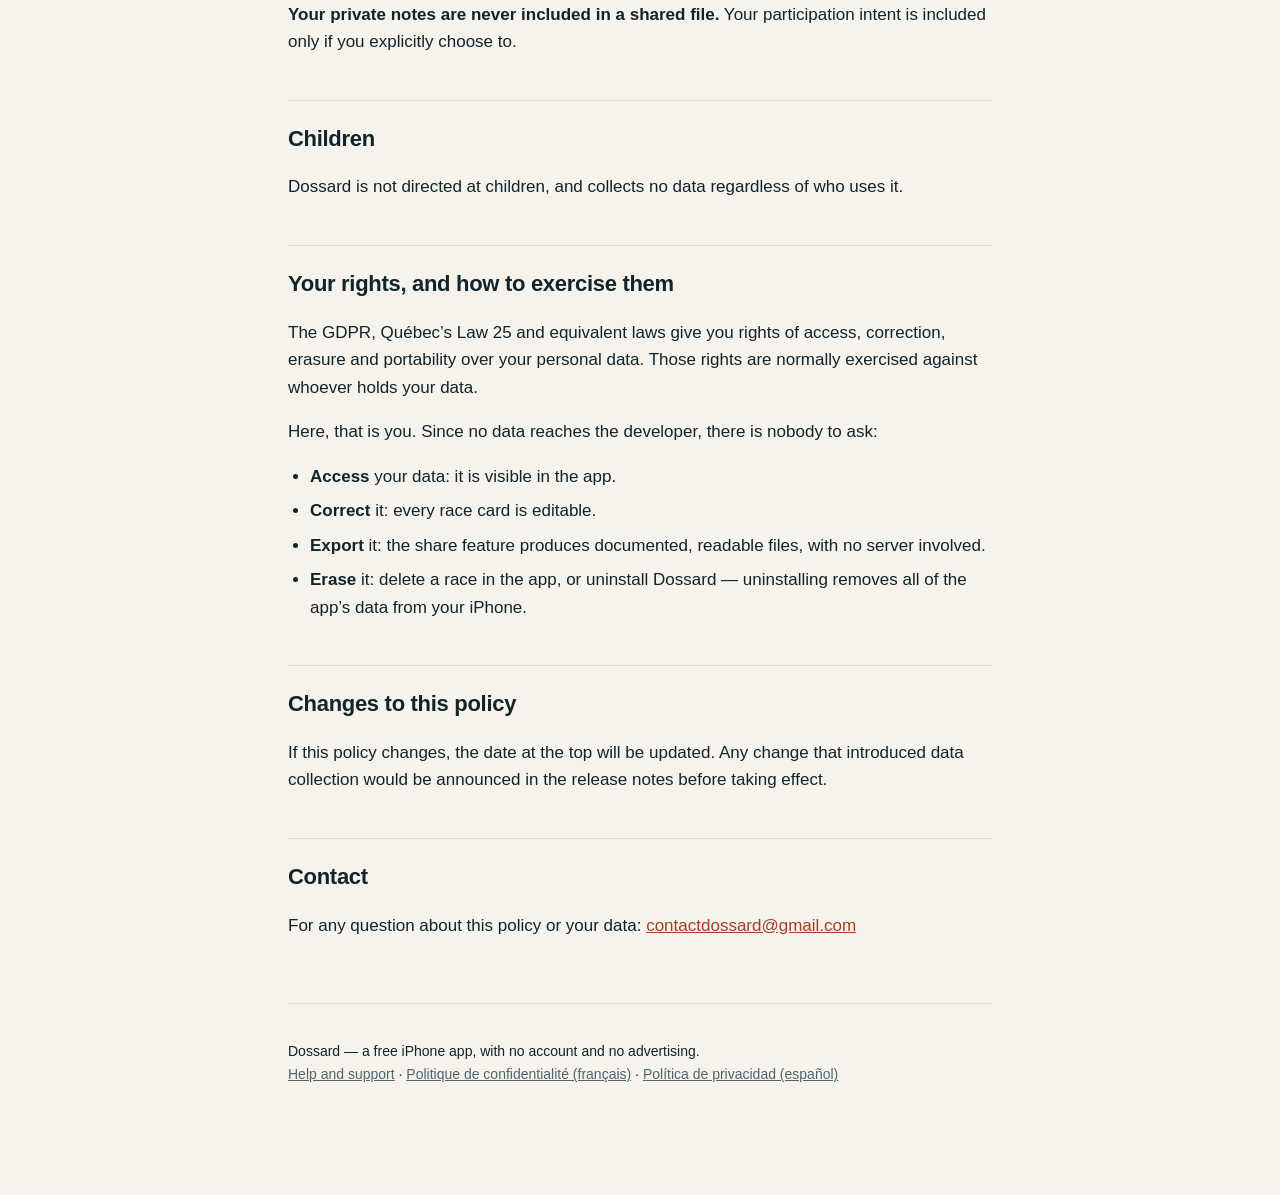
<file: privacy.html>
<!DOCTYPE html>
<html lang="en">
<head>
<meta charset="utf-8">
<meta name="viewport" content="width=device-width, initial-scale=1">
<title>Privacy Policy — Dossard</title>
<meta name="description" content="Dossard collects no data. Everything stays on your iPhone.">
<link rel="stylesheet" href="style.css">
</head>
<body>
<div class="wrap">

<header>
  <div class="mark">65</div>
  <div>
    <h1>Dossard</h1>
    <p>Privacy Policy</p>
  </div>
</header>

<nav>
  <a href="index.html">Aide (FR)</a>
  <a href="confidentialite.html">Confidentialité (FR)</a>
  <a href="privacy.html" aria-current="page">Privacy</a>
  <a href="privacidad.html">Privacidad (ES)</a>
</nav>

<p class="lede">Dossard collects no personal data. There is no account, no
server, no remote database, no usage analytics, no advertising and no tracker.
Your races, your notes and your images stay on your iPhone.</p>
<p class="date">Last updated: 17 September 2026</p>

<h2>Who publishes this app</h2>

<p>Dossard is developed and published by an individual, Grégory Evezard. There is
no company behind it, no investor, and no business model built on your data.</p>

<h2>What Dossard stores, and where</h2>

<p>Everything you enter or import — races, dates, places, distances, courses,
participation status, private notes, images — is stored
<strong>only in the app’s private storage on your iPhone</strong>.</p>

<p>This data is never sent to the developer or to any third party. There is no
Dossard server it could go to. The app does not sync it through iCloud.</p>

<p>If you have iPhone backups enabled, this data may be included in your iCloud
or local backup, like any other app’s. That backup is governed by your Apple
account and Apple’s terms, not by Dossard.</p>

<h2>Network connections, and what triggers them</h2>

<p>Dossard never connects to anything on its own initiative. Every connection
below follows an action you just took.</p>

<h3>1. The race website you provide</h3>

<p>When you share a link to Dossard or ask it to read a page, your iPhone
downloads that page <strong>directly from the site itself</strong>, with no
intermediary. Parsing then happens on the device.</p>

<p>The connection uses no cookies, no cache and no stored credentials. The site
sees a request coming from your internet connection, as if you had opened it in
a browser.</p>

<h3>2. Pages that site links to, when essential information is missing</h3>

<p>If the main page lacks an essential detail, Dossard may open a page that
<em>the same site</em> points to — typically “Course” or “Registration”. Those
visits honour the site’s <code>robots.txt</code>, happen only during an import,
are named in the progress indicator, are recorded in the race’s provenance, and
can be switched off in Settings.</p>

<h3>3. OpenStreetMap, to locate a town</h3>

<p>To place a race on the map, Dossard queries the free public
<strong>Nominatim</strong> service from OpenStreetMap
(<code>nominatim.openstreetmap.org</code>), only when you ask for it, never
automatically. Only the race’s place name is sent — never your location, never
any identifier relating to you.</p>

<p>Place data © OpenStreetMap contributors.</p>

<h3>4. Gemini web search — optional, off by default</h3>

<p>Dossard can look up a race from a plain description. This feature uses
Google’s Gemini API and <strong>works only if you supply your own API key</strong>.
Without a key it is absent, and the app remains fully usable.</p>

<ul>
  <li>Your key is stored in your <strong>iPhone’s Keychain</strong>. It is never
      stored in the clear, never exported, never written to a log, and is sent
      only to Google, in a request header.</li>
  <li>Only the search text you write is sent to Google. Not your notebook, not
      your notes, not your location.</li>
  <li>What Google does with that request is governed by its own terms, which you
      accept when you create your key.</li>
  <li>You can delete the key at any time in Settings; the feature disappears
      immediately.</li>
</ul>

<h2>Your location</h2>

<p>Dossard requests location access <strong>only for the Map screen</strong>, and
only while that screen is showing. It reads your position at kilometre accuracy,
once per appearance.</p>

<p>That position is used solely to compute, on the device, the distance between
you and a race. It is <strong>never stored, never exported and never
transmitted</strong> to anyone.</p>

<p>If you decline the permission, the map, its pins and its links keep working.
Only the distance line disappears.</p>

<h2>Your photos and images</h2>

<p>When you import a poster or a screenshot, text recognition runs
<strong>on the device</strong>, using Apple’s Vision framework. The image is not
sent anywhere.</p>

<p>Before being stored, the image is downsampled and its metadata — including any
GPS coordinates your camera may have written into it — is stripped. The
recognised text is not kept in full.</p>

<h2>Apple Intelligence</h2>

<p>Where available and when you enable it, Dossard may use Apple’s models
<strong>running on your iPhone</strong> to help complete a hard-to-read race
card. That processing does not leave the device. Dossard does not use Private
Cloud Compute and has no remote model fallback on this path.</p>

<p>The feature is optional: without Apple Intelligence, creating, importing,
browsing and sharing all work normally.</p>

<h2>Sharing between people</h2>

<p>Dossard shares races as files (<code>.racecard</code>, <code>.racelist</code>)
that you send yourself through Messages, AirDrop, Mail or Files. There is no
automatic sync between users and no exchange server.</p>

<p><strong>Your private notes are never included in a shared file.</strong> Your
participation intent is included only if you explicitly choose to.</p>

<h2>Children</h2>

<p>Dossard is not directed at children, and collects no data regardless of who
uses it.</p>

<h2>Your rights, and how to exercise them</h2>

<p>The GDPR, Québec’s Law 25 and equivalent laws give you rights of access,
correction, erasure and portability over your personal data. Those rights are
normally exercised against whoever holds your data.</p>

<p>Here, that is you. Since no data reaches the developer, there is nobody to
ask:</p>

<ul>
  <li><strong>Access</strong> your data: it is visible in the app.</li>
  <li><strong>Correct</strong> it: every race card is editable.</li>
  <li><strong>Export</strong> it: the share feature produces documented,
      readable files, with no server involved.</li>
  <li><strong>Erase</strong> it: delete a race in the app, or uninstall Dossard —
      uninstalling removes all of the app’s data from your iPhone.</li>
</ul>

<h2>Changes to this policy</h2>

<p>If this policy changes, the date at the top will be updated. Any change that
introduced data collection would be announced in the release notes before taking
effect.</p>

<h2>Contact</h2>

<p>For any question about this policy or your data:
<a href="mailto:contactdossard@gmail.com">contactdossard@gmail.com</a></p>

<footer>
  <p>Dossard — a free iPhone app, with no account and no advertising.<br>
  <a href="index.html">Help and support</a> ·
  <a href="confidentialite.html">Politique de confidentialité (français)</a> ·
  <a href="privacidad.html">Política de privacidad (español)</a></p>
</footer>

</div>
</body>
</html>
</file>
<file: style.css>
:root {
  --paper: #f6f3ec;
  --surface: #ffffff;
  --ink: #11242b;
  --muted: #4f6569;
  --vermillon: #ac3a24;
  --forest: #1f5f4f;
  --rule: #e2ded3;
}

@media (prefers-color-scheme: dark) {
  :root {
    --paper: #0d1b21;
    --surface: #18292f;
    --ink: #ecf2f1;
    --muted: #afc1be;
    --vermillon: #ff7a57;
    --forest: #8ed6b8;
    --rule: #26383e;
  }
}

* { box-sizing: border-box; }

body {
  margin: 0;
  padding: 0 16px 96px;
  background: var(--paper);
  color: var(--ink);
  font: 17px/1.62 -apple-system, BlinkMacSystemFont, "Segoe UI", Roboto, Helvetica, Arial, sans-serif;
  -webkit-text-size-adjust: 100%;
}

.wrap { max-width: 44rem; margin: 0 auto; }

header {
  display: flex;
  align-items: center;
  gap: 16px;
  padding: 48px 0 8px;
}

.mark {
  width: 60px;
  height: 60px;
  border-radius: 14px;
  flex: 0 0 auto;
  background: var(--ink);
  display: grid;
  place-items: center;
  color: var(--vermillon);
  font-weight: 800;
  font-size: 25px;
  letter-spacing: -0.5px;
}

@media (prefers-color-scheme: dark) { .mark { background: #0a1a21; } }

header h1 { font-size: 28px; margin: 0; letter-spacing: -0.5px; }
header p { margin: 2px 0 0; color: var(--muted); font-size: 15px; }

nav {
  display: flex;
  flex-wrap: wrap;
  gap: 8px;
  margin: 28px 0 40px;
}

nav a {
  padding: 8px 15px;
  border-radius: 999px;
  border: 1px solid var(--rule);
  background: var(--surface);
  color: var(--ink);
  text-decoration: none;
  font-size: 15px;
  font-weight: 600;
}

nav a[aria-current="page"] { background: var(--ink); color: var(--paper); border-color: var(--ink); }

h2 {
  font-size: 22px;
  letter-spacing: -0.3px;
  margin: 44px 0 12px;
  padding-top: 20px;
  border-top: 1px solid var(--rule);
}

h2:first-of-type { border-top: 0; padding-top: 0; }
h3 { font-size: 17px; margin: 28px 0 6px; }

p, li { color: var(--ink); }
ul { padding-left: 22px; }
li { margin: 7px 0; }

a { color: var(--vermillon); }

.lede {
  font-size: 19px;
  line-height: 1.55;
  color: var(--ink);
  background: var(--surface);
  border: 1px solid var(--rule);
  border-radius: 18px;
  padding: 22px 24px;
  margin: 0 0 8px;
}

.date { color: var(--muted); font-size: 14px; margin-top: 6px; }

footer {
  margin-top: 64px;
  padding-top: 22px;
  border-top: 1px solid var(--rule);
  color: var(--muted);
  font-size: 14px;
}

footer a { color: var(--muted); }

code {
  font-family: ui-monospace, SFMono-Regular, Menlo, monospace;
  font-size: 0.88em;
  background: var(--surface);
  border: 1px solid var(--rule);
  border-radius: 6px;
  padding: 1px 5px;
}
</file>
